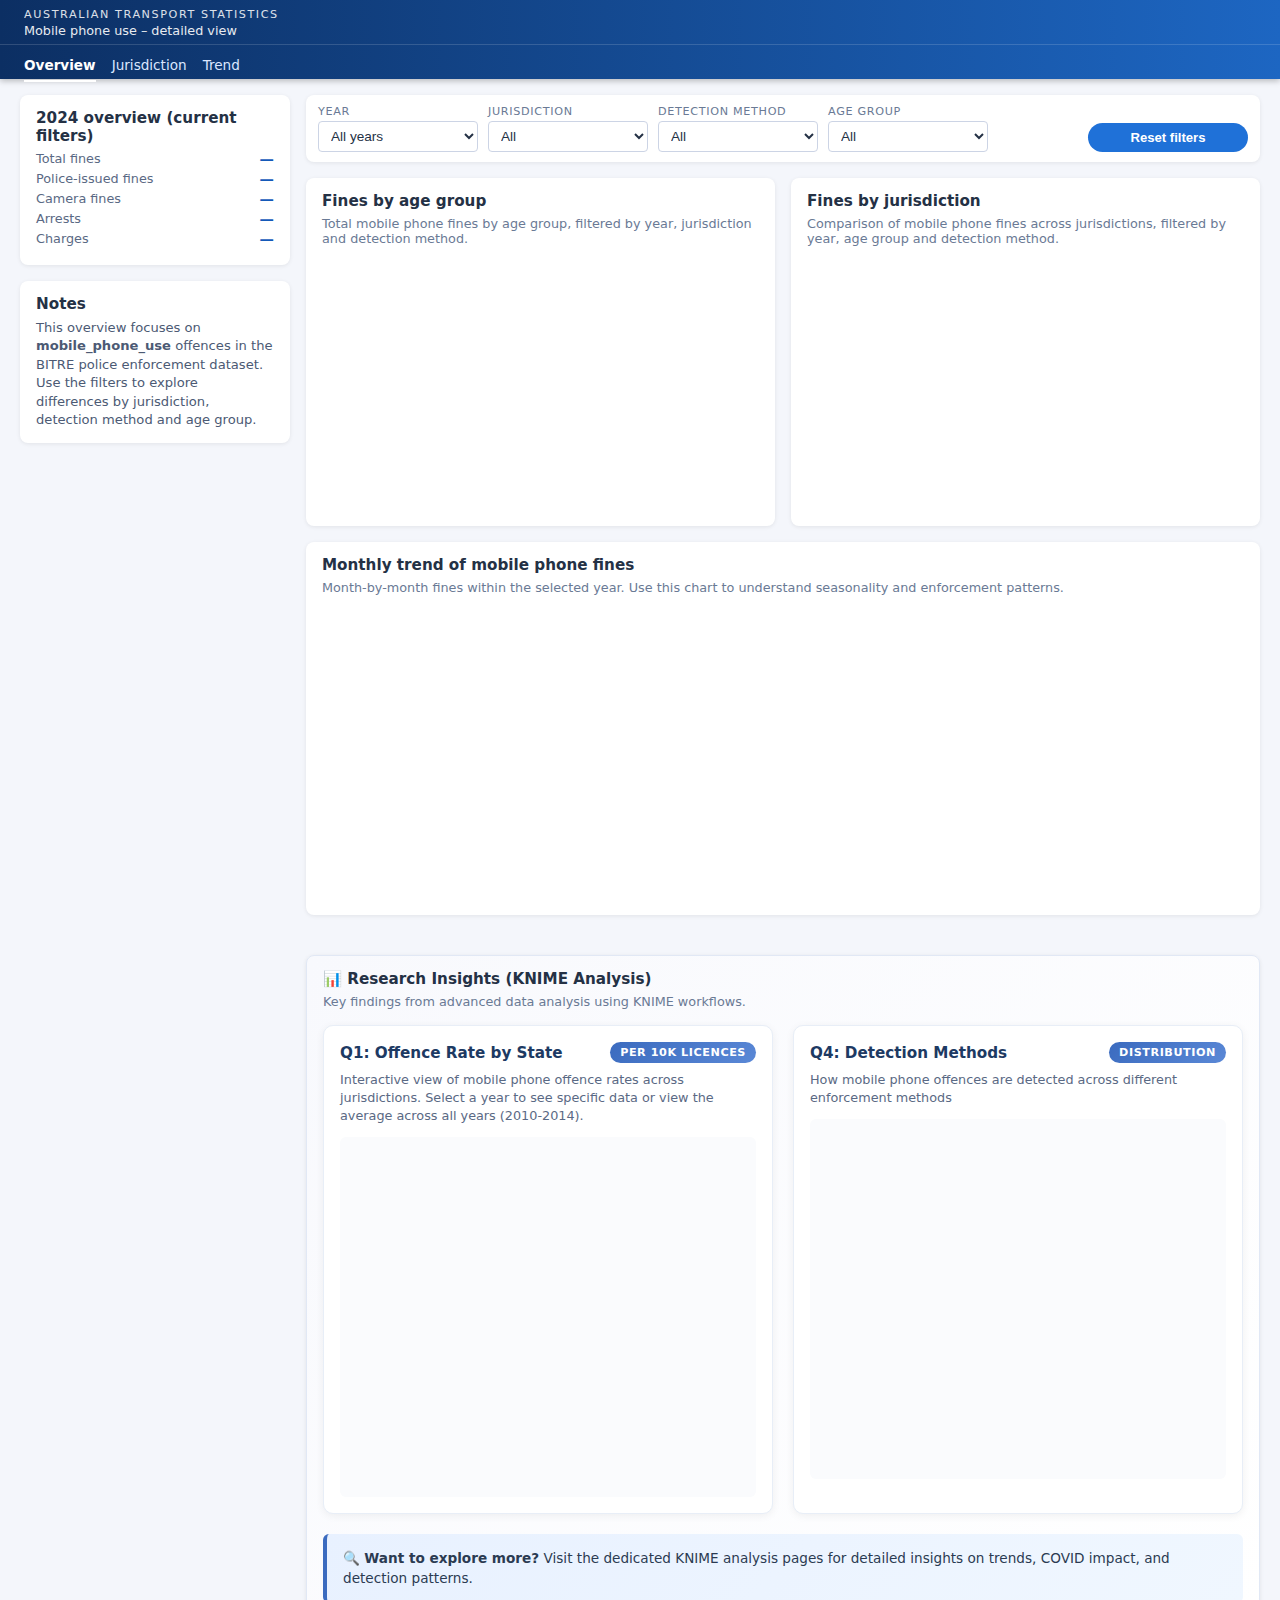
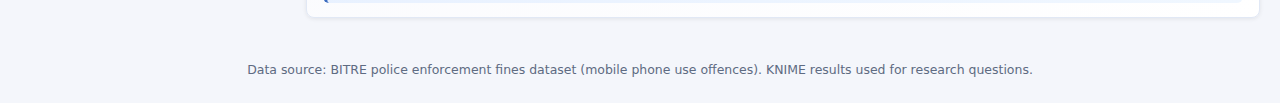
<file: index.html>
<!DOCTYPE html>
<html lang="en">
<head>
  <meta charset="UTF-8" />
  <title>Mobile Phone Use – Road Safety Enforcement Dashboard</title>
  <meta name="viewport" content="width=device-width, initial-scale=1.0" />
  <link rel="stylesheet" href="css/visual.css" />
  <script src="https://d3js.org/d3.v7.min.js"></script>
</head>

<body>
  <header class="site-header">
    <div class="site-header__top">
      <div class="site-header__brand">
        <div class="brand-line-1">AUSTRALIAN TRANSPORT STATISTICS</div>
        <div class="brand-line-2">Mobile phone use – detailed view</div>
      </div>
    </div>
    <nav class="topnav">
      <a href="index.html" class="topnav__link topnav__link--active">Overview</a>
      <a href="jurisdiction.html" class="topnav__link">Jurisdiction</a>
      <a href="trend.html" class="topnav__link">Trend</a>
    </nav>
  </header>

  <main id="overview-page" class="page page--overview">
    <section class="page-inner dashboard-grid">
      <!-- Sidebar -->
      <aside class="sidebar">
        <section class="card summary-card">
          <h2 class="card-title">2024 overview (current filters)</h2>
          <div class="summary-row">
            <span class="summary-label">Total fines</span>
            <span id="ovTotalFines" class="summary-value">—</span>
          </div>
          <div class="summary-row">
            <span class="summary-label">Police-issued fines</span>
            <span id="ovPoliceFines" class="summary-value">—</span>
          </div>
          <div class="summary-row">
            <span class="summary-label">Camera fines</span>
            <span id="ovCameraFines" class="summary-value">—</span>
          </div>
          <div class="summary-row">
            <span class="summary-label">Arrests</span>
            <span id="ovArrests" class="summary-value">—</span>
          </div>
          <div class="summary-row">
            <span class="summary-label">Charges</span>
            <span id="ovCharges" class="summary-value">—</span>
          </div>
        </section>

        <section class="card notes-card">
          <h3 class="card-title">Notes</h3>
          <p>
            This overview focuses on <strong>mobile_phone_use</strong> offences in the BITRE
            police enforcement dataset. Use the filters to explore differences by jurisdiction,
            detection method and age group.
          </p>
        </section>
      </aside>

      <!-- Main content -->
      <section class="main-column">
        <!-- Filters -->
        <section class="card filters-bar">
          <div class="filter-block">
            <label for="ovYearFilter">Year</label>
            <select id="ovYearFilter">
              <option value="All">All years</option>
            </select>
          </div>

          <div class="filter-block">
            <label for="ovStateFilter">Jurisdiction</label>
            <select id="ovStateFilter">
              <option value="All">All</option>
            </select>
          </div>

          <div class="filter-block">
            <label for="ovMethodFilter">Detection method</label>
            <select id="ovMethodFilter">
              <option value="All">All</option>
            </select>
          </div>

          <div class="filter-block">
            <label for="ovAgeFilter">Age group</label>
            <select id="ovAgeFilter">
              <option value="All">All</option>
            </select>
          </div>

          <div class="filter-block filter-block--reset">
            <button id="ovResetBtn" type="button">Reset filters</button>
          </div>
        </section>

        <!-- Existing Charts -->
        <section class="charts-grid">
          <article class="card chart-card">
            <h2 class="card-title">Fines by age group</h2>
            <p class="chart-description">
              Total mobile phone fines by age group, filtered by year, jurisdiction and detection
              method.
            </p>
            <div id="ovAgeChart" class="chart-container"></div>
          </article>

          <article class="card chart-card">
            <h2 class="card-title">Fines by jurisdiction</h2>
            <p class="chart-description">
              Comparison of mobile phone fines across jurisdictions, filtered by year, age group
              and detection method.
            </p>
            <div id="ovJurisdictionChart" class="chart-container"></div>
          </article>

          <article class="card chart-card chart-card--full">
            <h2 class="card-title">Monthly trend of mobile phone fines</h2>
            <p class="chart-description">
              Month-by-month fines within the selected year. Use this chart to understand
              seasonality and enforcement patterns.
            </p>
            <div id="ovMonthChart" class="chart-container chart-container--tall"></div>
          </article>
        </section>

        <!-- 🎯 NEW KNIME PREVIEW SECTION -->
        <section class="card knime-preview-section">
          <h2 class="card-title">📊 Research Insights (KNIME Analysis)</h2>
          <p class="chart-description">Key findings from advanced data analysis using KNIME workflows.</p>

          <div class="knime-preview-grid">
            <!-- Q1 Preview -->
            <article class="knime-preview-card">
              <div class="knime-card-header">
                <h4 class="knime-card-title">Q1: Offence Rate by State</h4>
                <span class="knime-badge">Per 10k licences</span>
              </div>
              <p class="knime-card-desc">Interactive view of mobile phone offence rates across jurisdictions. Select a year to see specific data or view the average across all years (2010-2014).</p>
              <div id="knime-q1-rate" class="chart-container knime-chart-preview"></div>
            </article>

            <!-- Q4 Preview -->
            <article class="knime-preview-card">
              <div class="knime-card-header">
                <h4 class="knime-card-title">Q4: Detection Methods</h4>
                <span class="knime-badge">Distribution</span>
              </div>
              <p class="knime-card-desc">How mobile phone offences are detected across different enforcement methods</p>
              <div id="knime-q4-pie" class="chart-container knime-chart-preview"></div>
            </article>
          </div>

          <div class="knime-cta">
            <p>🔍 <strong>Want to explore more?</strong> Visit the dedicated KNIME analysis pages for detailed insights on trends, COVID impact, and detection patterns.</p>
          </div>
        </section>

      </section>
    </section>
  </main>

  <footer class="site-footer">
    <p>Data source: BITRE police enforcement fines dataset (mobile phone use offences). KNIME results used for research questions.</p>
  </footer>

  <!-- Existing scripts -->
  <script src="js/utils.js"></script>
  <script src="js/chart_age.js"></script>
  <script src="js/chart_jurisdiction.js"></script>
  <script src="js/chart_month.js"></script>
  <script src="js/chart_trend.js"></script>
  <script src="js/main.js"></script>

  <!-- NEW KNIME UTILS - must be loaded FIRST -->
  <script src="js/utils_knime.js"></script>

  <!-- KNIME charts -->
  <script src="js/chart_q1_rate.js"></script>
  <script src="js/chart_detection.js"></script>
  <script src="js/chart_trend_knime.js"></script>
  <script src="js/chart_covid_area.js"></script>
  <script src="js/chart_heatmap_q5.js"></script>
  <script src="js/chart_scatter_knime.js"></script>

  <!-- KNIME MAIN (last!) -->
  <script src="js/main_knime.js"></script>
</body>
</html>
</file>
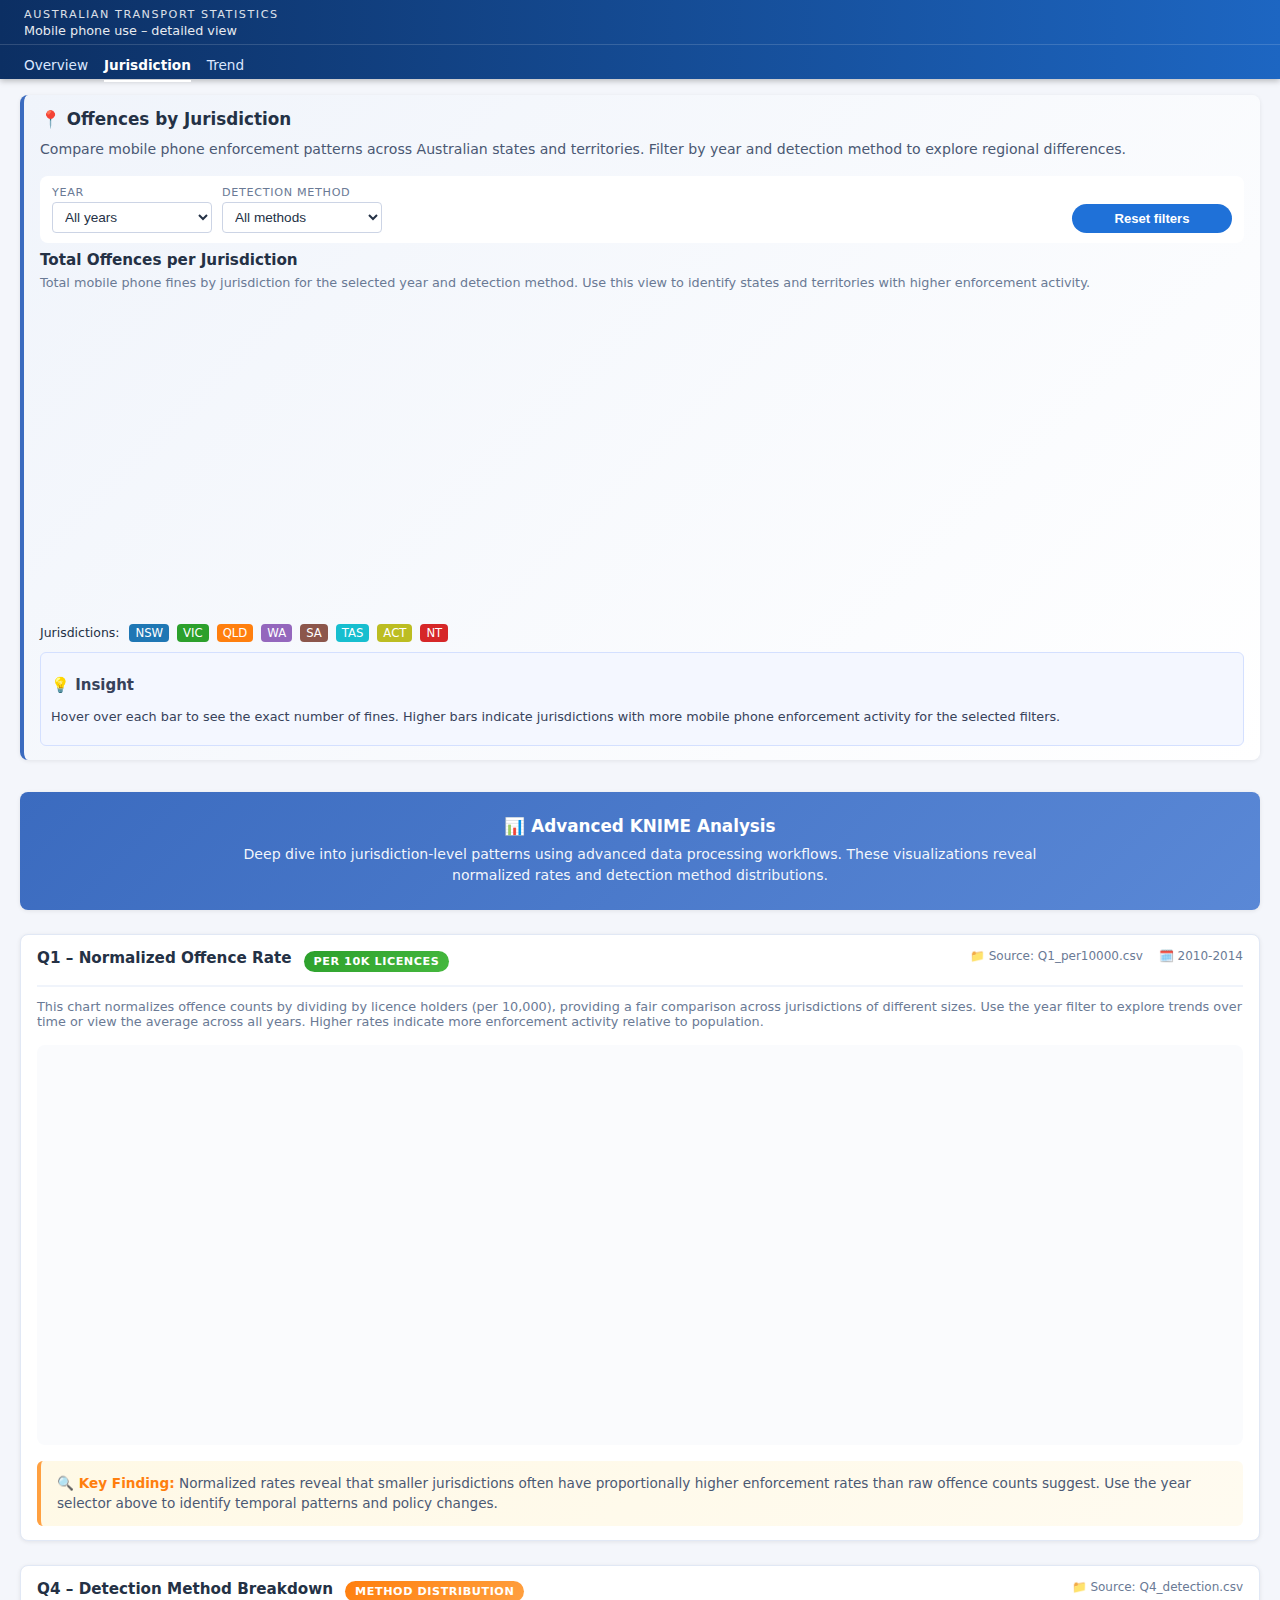
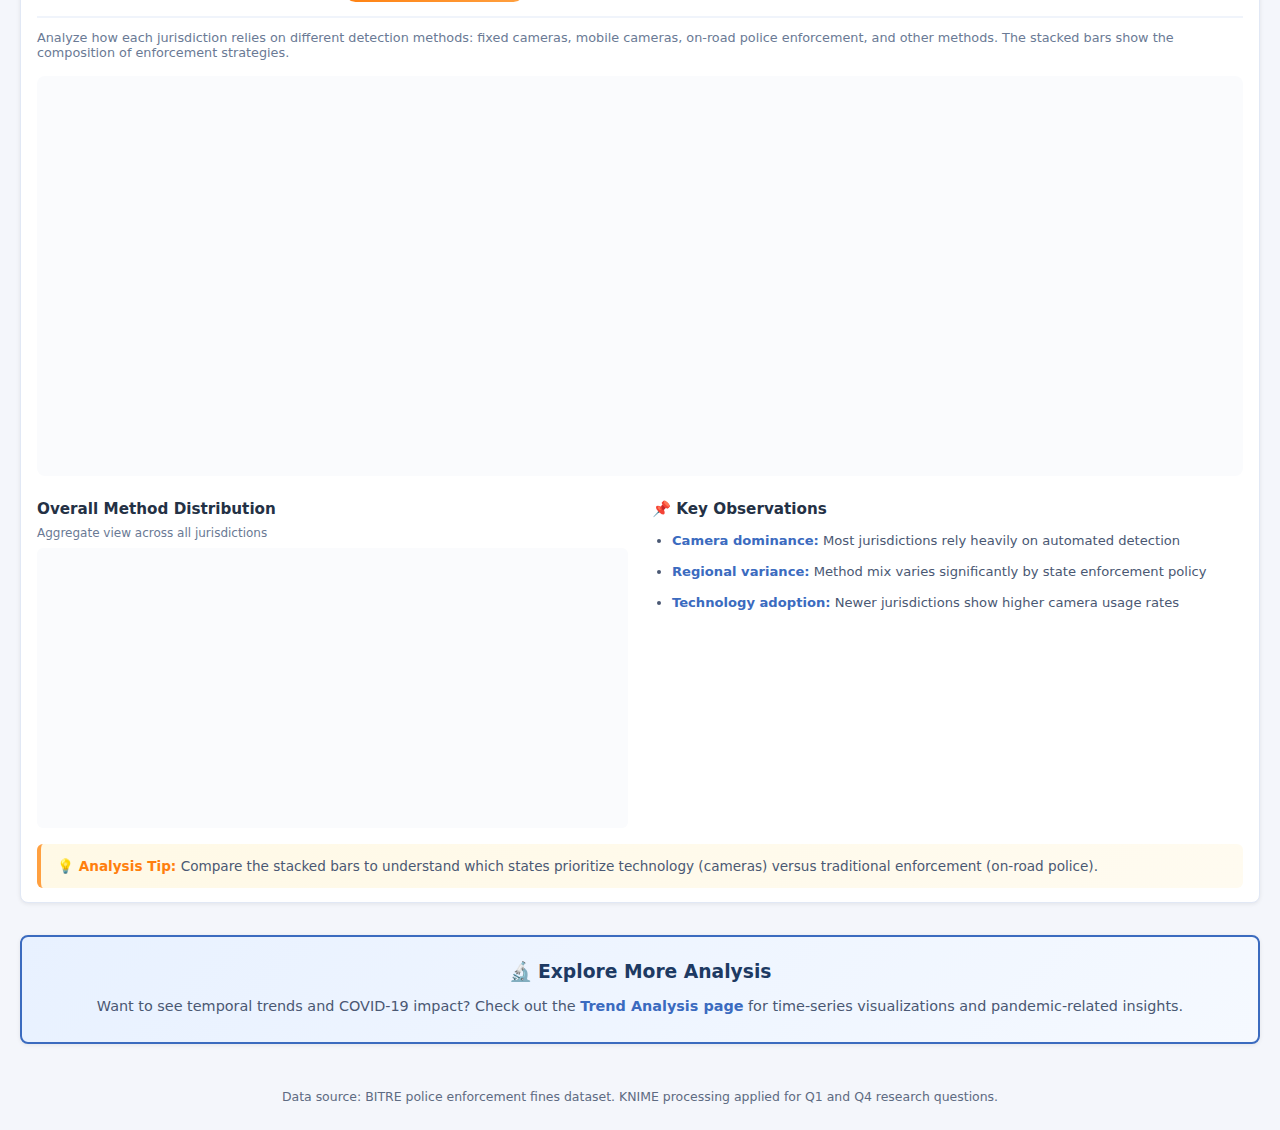
<file: jurisdiction.html>
<!DOCTYPE html>
<html lang="en">
<head>
  <meta charset="UTF-8" />
  <title>Jurisdiction Analysis – Mobile Phone Use Enforcement</title>
  <meta name="viewport" content="width=device-width, initial-scale=1.0" />
  <link rel="stylesheet" href="css/visual.css" />
  <script src="https://d3js.org/d3.v7.min.js"></script>
</head>

<body>
  <header class="site-header">
    <div class="site-header__top">
      <div class="site-header__brand">
        <div class="brand-line-1">AUSTRALIAN TRANSPORT STATISTICS</div>
        <div class="brand-line-2">Mobile phone use – detailed view</div>
      </div>
    </div>
    <nav class="topnav">
      <a href="index.html" class="topnav__link">Overview</a>
      <a href="jurisdiction.html" class="topnav__link topnav__link--active">Jurisdiction</a>
      <a href="trend.html" class="topnav__link">Trend</a>
    </nav>
  </header>

  <main id="jurisdiction-page" class="page page--jurisdiction">
    <section class="page-inner single-column">

      <!-- 🔵 ORIGINAL SECTION (Enhanced Layout) -->
      <section class="card jurisdiction-hero">
        <h1 class="section-heading">📍 Offences by Jurisdiction</h1>
        <p class="section-intro">
          Compare mobile phone enforcement patterns across Australian states and territories. 
          Filter by year and detection method to explore regional differences.
        </p>

        <!-- Filters -->
        <div class="filters-bar filters-bar--inline">
          <div class="filter-block">
            <label for="juYearFilter">Year</label>
            <select id="juYearFilter">
              <option value="All">All years</option>
            </select>
          </div>

          <div class="filter-block">
            <label for="juMethodFilter">Detection method</label>
            <select id="juMethodFilter">
              <option value="All">All methods</option>
            </select>
          </div>

          <div class="filter-block filter-block--reset">
            <button id="juResetBtn" type="button">Reset filters</button>
          </div>
        </div>

        <!-- Main chart -->
        <div class="chart-block">
          <div class="chart-block__header">
            <h2 class="card-title">Total Offences per Jurisdiction</h2>
            <p class="chart-description">
              Total mobile phone fines by jurisdiction for the selected year and detection method.
              Use this view to identify states and territories with higher enforcement activity.
            </p>
          </div>

          <div id="juJurisdictionChart" class="chart-container chart-container--wide"></div>

          <div class="legend legend--states">
            <span class="legend-label">Jurisdictions:</span>
            <span class="legend-swatch legend-nsw">NSW</span>
            <span class="legend-swatch legend-vic">VIC</span>
            <span class="legend-swatch legend-qld">QLD</span>
            <span class="legend-swatch legend-wa">WA</span>
            <span class="legend-swatch legend-sa">SA</span>
            <span class="legend-swatch legend-tas">TAS</span>
            <span class="legend-swatch legend-act">ACT</span>
            <span class="legend-swatch legend-nt">NT</span>
          </div>

          <div class="insight-panel">
            <h3>💡 Insight</h3>
            <p id="juInsightText">
              Hover over each bar to see the exact number of fines. Higher bars indicate
              jurisdictions with more mobile phone enforcement activity for the selected filters.
            </p>
          </div>
        </div>
      </section>

      <!-- 🎯 KNIME ANALYSIS SECTION -->
      <section class="card knime-analysis-header">
        <h2 class="section-heading">📊 Advanced KNIME Analysis</h2>
        <p class="section-intro">
          Deep dive into jurisdiction-level patterns using advanced data processing workflows. 
          These visualizations reveal normalized rates and detection method distributions.
        </p>
      </section>

      <!-- 🔵 Q1: Rate Per 10,000 Licences -->
      <section class="card knime-feature-card">
        <div class="knime-feature-header">
          <div>
            <h2 class="card-title">Q1 – Normalized Offence Rate</h2>
            <span class="knime-badge knime-badge--rate">Per 10k Licences</span>
          </div>
          <div class="knime-meta">
            <span class="knime-source">📁 Source: Q1_per10000.csv</span>
            <span class="knime-timeframe">🗓️ 2010-2014</span>
          </div>
        </div>
        
        <p class="chart-description">
          This chart normalizes offence counts by dividing by licence holders (per 10,000), 
          providing a fair comparison across jurisdictions of different sizes. Use the year filter 
          to explore trends over time or view the average across all years. Higher rates 
          indicate more enforcement activity relative to population.
        </p>
        
        <div id="knime-q1-rate" class="chart-container knime-chart-enhanced"></div>
        
        <div class="knime-insight">
          <strong>🔍 Key Finding:</strong> Normalized rates reveal that smaller jurisdictions 
          often have proportionally higher enforcement rates than raw offence counts suggest. 
          Use the year selector above to identify temporal patterns and policy changes.
        </div>
      </section>

      <!-- 🔵 Q4: Detection Method Analysis -->
      <section class="card knime-feature-card">
        <div class="knime-feature-header">
          <div>
            <h2 class="card-title">Q4 – Detection Method Breakdown</h2>
            <span class="knime-badge knime-badge--method">Method Distribution</span>
          </div>
          <div class="knime-meta">
            <span class="knime-source">📁 Source: Q4_detection.csv</span>
          </div>
        </div>
        
        <p class="chart-description">
          Analyze how each jurisdiction relies on different detection methods: fixed cameras, 
          mobile cameras, on-road police enforcement, and other methods. The stacked bars show 
          the composition of enforcement strategies.
        </p>
        
        <div id="knime-q4-detection" class="chart-container chart-container--wide knime-chart-enhanced"></div>

        <div class="knime-dual-charts">
          <div class="knime-chart-section">
            <h3 class="card-title">Overall Method Distribution</h3>
            <p class="chart-description mini">Aggregate view across all jurisdictions</p>
            <div id="knime-q4-pie" class="chart-container knime-chart-compact"></div>
          </div>
          
          <div class="knime-insights-section">
            <h3 class="card-title">📌 Key Observations</h3>
            <ul class="knime-observations">
              <li><strong>Camera dominance:</strong> Most jurisdictions rely heavily on automated detection</li>
              <li><strong>Regional variance:</strong> Method mix varies significantly by state enforcement policy</li>
              <li><strong>Technology adoption:</strong> Newer jurisdictions show higher camera usage rates</li>
            </ul>
          </div>
        </div>

        <div class="knime-insight">
          <strong>💡 Analysis Tip:</strong> Compare the stacked bars to understand which states 
          prioritize technology (cameras) versus traditional enforcement (on-road police).
        </div>
      </section>

      <!-- 🔗 Call to Action -->
      <section class="card knime-cta-card">
        <h3>🔬 Explore More Analysis</h3>
        <p>
          Want to see temporal trends and COVID-19 impact? Check out the 
          <a href="trend.html" class="knime-link">Trend Analysis page</a> for time-series 
          visualizations and pandemic-related insights.
        </p>
      </section>

    </section>
  </main>

  <footer class="site-footer">
    <p>Data source: BITRE police enforcement fines dataset. KNIME processing applied for Q1 and Q4 research questions.</p>
  </footer>

  <!-- ORIGINAL SCRIPTS -->
  <script src="js/utils.js"></script>
  <script src="js/chart_age.js"></script>
  <script src="js/chart_jurisdiction.js"></script>
  <script src="js/chart_month.js"></script>
  <script src="js/chart_trend.js"></script>
  <script src="js/main.js"></script>

  <!-- KNIME SCRIPTS -->
  <script src="js/utils_knime.js"></script>
  <script src="js/chart_q1_rate.js"></script>
  <script src="js/chart_detection.js"></script>
  <script src="js/main_knime.js"></script>
</body>
</html>
</file>
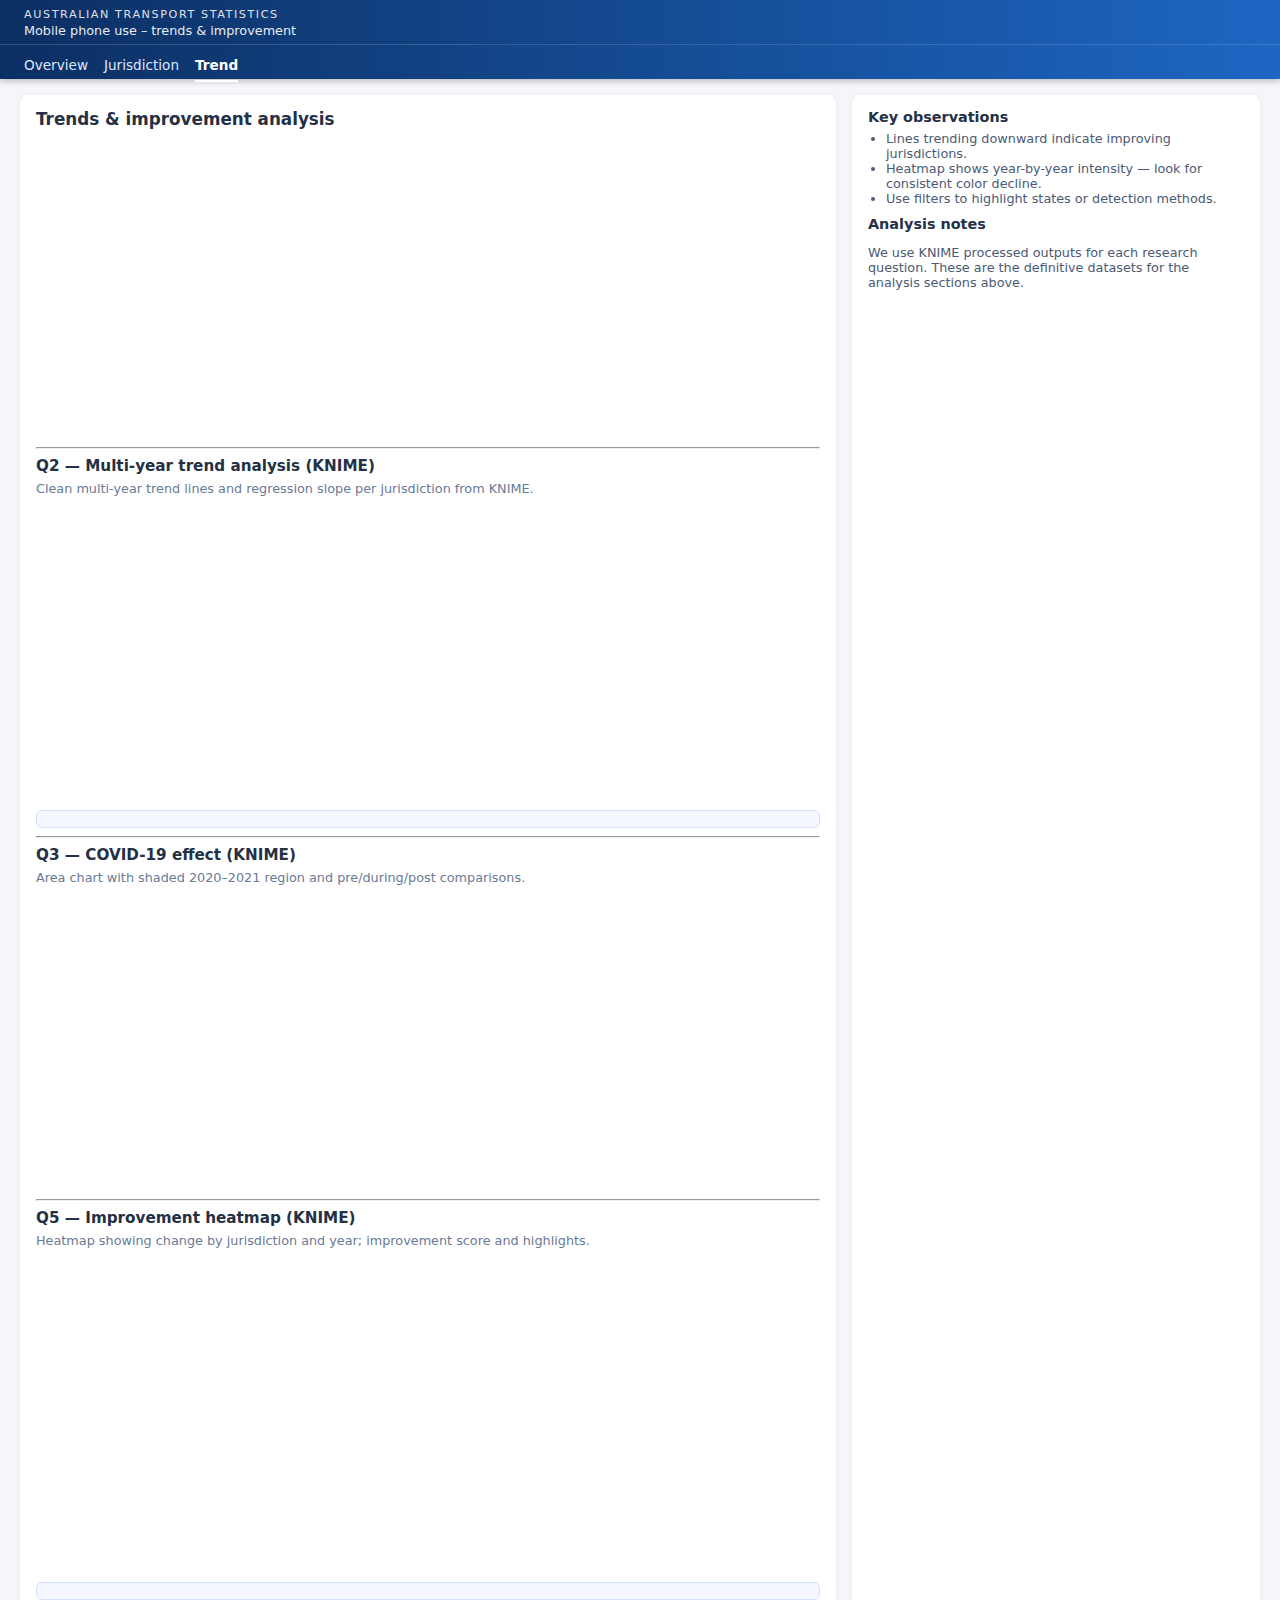
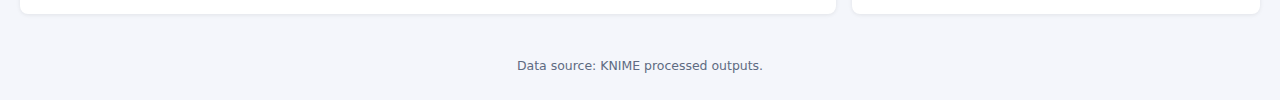
<file: trend.html>
<!DOCTYPE html>
<html lang="en">
<head>
  <meta charset="utf-8" />
  <title>Trends & Improvements</title>
  <meta name="viewport" content="width=device-width, initial-scale=1" />
  <link rel="stylesheet" href="css/visual.css" />
  <script src="https://d3js.org/d3.v7.min.js"></script>
</head>
<body>
  <header class="site-header">
    <div class="site-header__top">
      <div class="site-header__brand">
        <div class="brand-line-1">AUSTRALIAN TRANSPORT STATISTICS</div>
        <div class="brand-line-2">Mobile phone use – trends & improvement</div>
      </div>
    </div>
    <nav class="topnav">
      <a href="index.html" class="topnav__link">Overview</a>
      <a href="jurisdiction.html" class="topnav__link">Jurisdiction</a>
      <a href="trend.html" class="topnav__link topnav__link--active">Trend</a>
    </nav>
  </header>

  <main id="trend-page" class="page page--trend">
    <section class="page-inner dual-column">
      <section class="card trend-main">
        <h1 class="section-heading">Trends & improvement analysis</h1>

        <div id="existingTrend" class="chart-container chart-container--tall"></div>

        <!-- Q2: KNIME multi-year trends -->
        <hr class="section-sep"/>
        <h2 class="card-title">Q2 — Multi-year trend analysis (KNIME)</h2>
        <p class="chart-description">Clean multi-year trend lines and regression slope per jurisdiction from KNIME.</p>
        <div id="q2TrendChart" class="chart-container chart-container--tall"></div>
        <div id="q2SlopeInfo" class="insight-panel" style="margin-top:8px;"></div>

        <!-- Q3: COVID area -->
        <hr class="section-sep"/>
        <h2 class="card-title">Q3 — COVID-19 effect (KNIME)</h2>
        <p class="chart-description">Area chart with shaded 2020–2021 region and pre/during/post comparisons.</p>
        <div id="q3CovidChart" class="chart-container chart-container--tall"></div>

        <!-- Q5: Heatmap -->
        <hr class="section-sep"/>
        <h2 class="card-title">Q5 — Improvement heatmap (KNIME)</h2>
        <p class="chart-description">Heatmap showing change by jurisdiction and year; improvement score and highlights.</p>
        <div id="q5Heatmap" class="chart-container chart-container--wide"></div>
        <div id="q5Highlights" class="insight-panel" style="margin-top:8px;"></div>

      </section>

      <aside class="card trend-side">
        <h3>Key observations</h3>
        <ul id="trObservations" class="observations-list">
          <li>Lines trending downward indicate improving jurisdictions.</li>
          <li>Heatmap shows year-by-year intensity — look for consistent color decline.</li>
          <li>Use filters to highlight states or detection methods.</li>
        </ul>
        <h3>Analysis notes</h3>
        <p id="trAnalysis">We use KNIME processed outputs for each research question. These are the definitive datasets for the analysis sections above.</p>
      </aside>
    </section>
  </main>

  <footer class="site-footer">
    <p>Data source: KNIME processed outputs.</p>
  </footer>

  <script src="js/utils.js"></script>
  <script src="js/chart_trend_knime.js"></script>
  <script src="js/chart_covid_area.js"></script>
  <script src="js/chart_heatmap_q5.js"></script>
  <script src="js/chart_scatter.js"></script>
  <script type="module" src="js/main.js"></script>

</body>
</html>
</file>
<file: css/visual.css>
/* ===== Base ===== */

*,
*::before,
*::after {
  box-sizing: border-box;
}

html,
body {
  margin: 0;
  padding: 0;
  font-family: system-ui, -apple-system, BlinkMacSystemFont, "Segoe UI", sans-serif;
  background-color: #f4f6fb;
  color: #243145;
}

body {
  min-height: 100vh;
  display: flex;
  flex-direction: column;
}

/* ===== Header + Navigation ===== */

.site-header {
  background: linear-gradient(90deg, #0c2f63, #1d66c2);
  color: #ffffff;
  box-shadow: 0 2px 6px rgba(0, 0, 0, 0.25);
}

.site-header__top {
  padding: 8px 24px 6px;
}

.site-header__brand .brand-line-1 {
  font-size: 0.7rem;
  letter-spacing: 0.14em;
  text-transform: uppercase;
  opacity: 0.85;
}

.site-header__brand .brand-line-2 {
  font-size: 0.8rem;
  opacity: 0.9;
  margin-top: 2px;
}

.topnav {
  display: flex;
  gap: 16px;
  padding: 6px 24px 0;
  border-top: 1px solid rgba(255, 255, 255, 0.15);
}

.topnav__link {
  position: relative;
  padding: 6px 0;
  font-size: 0.85rem;
  color: #dbe7ff;
  text-decoration: none;
}

.topnav__link:hover {
  color: #ffffff;
}

.topnav__link--active {
  font-weight: 600;
  color: #ffffff;
}

.topnav__link--active::after {
  content: "";
  position: absolute;
  left: 0;
  right: 0;
  bottom: -3px;
  height: 2px;
  background-color: #ffffff;
}

/* ===== Layout ===== */

.page {
  flex: 1;
}

.page-inner {
  max-width: 1280px;
  margin: 0 auto;
  padding: 16px 20px 24px;
}

.dashboard-grid {
  display: grid;
  grid-template-columns: 270px minmax(0, 1fr);
  gap: 16px;
}

.single-column {
  display: block;
}

.dual-column {
  display: grid;
  grid-template-columns: minmax(0, 2.2fr) minmax(0, 1.1fr);
  gap: 16px;
}

.sidebar {
  display: flex;
  flex-direction: column;
  gap: 16px;
}

.main-column {
  display: flex;
  flex-direction: column;
  gap: 16px;
}

/* ===== Cards ===== */

.card {
  background-color: #ffffff;
  border-radius: 8px;
  padding: 14px 16px;
  box-shadow: 0 1px 4px rgba(0, 0, 0, 0.08);
}

.card-title {
  margin: 0 0 6px;
  font-size: 0.95rem;
  font-weight: 600;
}

.section-heading {
  margin: 0 0 10px;
  font-size: 1.05rem;
  font-weight: 600;
}

/* ===== Summary + Notes ===== */

.summary-card .summary-row {
  display: flex;
  justify-content: space-between;
  margin-bottom: 4px;
}

.summary-label {
  font-size: 0.8rem;
  color: #5a6984;
}

.summary-value {
  font-size: 0.9rem;
  font-weight: 600;
  color: #1459b8;
}

.notes-card p {
  margin: 0;
  font-size: 0.82rem;
  color: #4c5a74;
  line-height: 1.4;
}

/* ===== Filters ===== */

.filters-bar {
  display: flex;
  flex-wrap: wrap;
  gap: 10px;
  align-items: flex-end;
  background-color: #ffffff;
  border-radius: 8px;
  padding: 10px 12px;
}

.filters-bar--inline {
  margin-top: 4px;
}

.filter-block {
  display: flex;
  flex-direction: column;
  min-width: 160px;
}

.filter-block label {
  font-size: 0.7rem;
  text-transform: uppercase;
  letter-spacing: 0.06em;
  color: #6a7a95;
  margin-bottom: 3px;
}

.filter-block select {
  padding: 6px 8px;
  border-radius: 4px;
  border: 1px solid #ccd4e5;
  background-color: #ffffff;
  font-size: 0.85rem;
  color: #243145;
}

.filter-block--reset {
  margin-left: auto;
}

.filter-block button {
  padding: 7px 16px;
  border-radius: 999px;
  border: none;
  background-color: #1f71d8;
  color: #ffffff;
  font-size: 0.82rem;
  font-weight: 600;
  cursor: pointer;
  transition: background 0.15s ease, transform 0.1s ease;
}

.filter-block button:hover {
  background-color: #255fd0;
  transform: translateY(-1px);
}

/* ===== Charts ===== */

.charts-grid {
  display: grid;
  grid-template-columns: repeat(2, minmax(0, 1fr));
  gap: 16px;
}

.chart-card--full {
  grid-column: 1 / -1;
}

.chart-description {
  margin: 0 0 6px;
  font-size: 0.8rem;
  color: #6a7a95;
}

.chart-container {
  width: 100%;
  height: 260px;
}

.chart-container--tall {
  height: 300px;
}

.chart-container--wide {
  height: 320px;
}

/* Chart block (for jurisdiction / trend) */

.chart-block {
  margin-top: 8px;
}

.chart-block__header {
  margin-bottom: 6px;
}

/* ===== Legends & Insights ===== */

.legend {
  margin-top: 8px;
  font-size: 0.78rem;
}

.legend-label {
  margin-right: 6px;
  font-weight: 500;
}

.legend-swatch {
  display: inline-block;
  padding: 2px 6px;
  border-radius: 4px;
  margin-right: 4px;
  color: #ffffff;
  font-size: 0.73rem;
}

/* consistent colours across charts */

.legend-nsw {
  background-color: #1f77b4;
}
.legend-vic {
  background-color: #2ca02c;
}
.legend-qld {
  background-color: #ff7f0e;
}
.legend-wa {
  background-color: #9467bd;
}
.legend-sa {
  background-color: #8c564b;
}
.legend-tas {
  background-color: #17becf;
}
.legend-act {
  background-color: #bcbd22;
}
.legend-nt {
  background-color: #d62728;
}

.insight-panel {
  margin-top: 10px;
  padding: 8px 10px;
  border-radius: 6px;
  background-color: #f4f7ff;
  border: 1px solid #d4e0ff;
  font-size: 0.8rem;
  color: #37425a;
}

/* ===== Trend side panel ===== */

.trend-side h3 {
  margin-top: 0;
  margin-bottom: 6px;
  font-size: 0.9rem;
}

.observations-list {
  padding-left: 18px;
  margin-top: 0;
  margin-bottom: 10px;
  font-size: 0.8rem;
  color: #4c5a74;
}

.trend-side p {
  font-size: 0.8rem;
  color: #4c5a74;
}

/* ===== SVG / tooltip ===== */

svg {
  font-family: inherit;
}

.axis path,
.axis line {
  stroke: #ccd4e5;
  stroke-width: 1px;
}

.axis text {
  fill: #4a5873;
  font-size: 0.78rem;
}

.chart-tooltip {
  position: absolute;
  pointer-events: none;
  background-color: #ffffff;
  color: #243145;
  padding: 6px 9px;
  border-radius: 4px;
  border: 1px solid #c4d0ea;
  font-size: 0.78rem;
  box-shadow: 0 2px 6px rgba(0, 0, 0, 0.2);
  opacity: 0;
  transition: opacity 0.1s ease;
  z-index: 50;
}

/* ===== Footer ===== */

.site-footer {
  padding: 8px 20px 14px;
  font-size: 0.78rem;
  color: #5e6b82;
  text-align: center;
}

/* ===== Responsive ===== */

@media (max-width: 1100px) {
  .dashboard-grid {
    grid-template-columns: 1fr;
  }

  .dual-column {
    grid-template-columns: 1fr;
  }

  .sidebar {
    order: 2;
  }

  .main-column {
    order: 1;
  }
}

@media (max-width: 720px) {
  .filters-bar {
    flex-direction: column;
  }

  .filter-block--reset {
    margin-left: 0;
  }

  .charts-grid {
    grid-template-columns: 1fr;
  }
}

/* ======================================================= */
/* ===== KNIME PREVIEW SECTION (MODERN DESIGN) ===== */
/* ======================================================= */

.knime-preview-section {
  background: linear-gradient(135deg, #f8f9fd 0%, #ffffff 100%);
  border: 1px solid #e1e8f5;
  margin-top: 24px;
}

.knime-preview-grid {
  display: grid;
  grid-template-columns: repeat(auto-fit, minmax(380px, 1fr));
  gap: 20px;
  margin-top: 16px;
}

.knime-preview-card {
  background: #ffffff;
  border-radius: 10px;
  padding: 16px;
  box-shadow: 0 2px 8px rgba(0, 0, 0, 0.06);
  border: 1px solid #e8eef7;
  transition: transform 0.2s ease, box-shadow 0.2s ease;
}

.knime-preview-card:hover {
  transform: translateY(-2px);
  box-shadow: 0 4px 16px rgba(0, 0, 0, 0.1);
}

.knime-card-header {
  display: flex;
  justify-content: space-between;
  align-items: center;
  margin-bottom: 8px;
}

.knime-card-title {
  margin: 0;
  font-size: 0.95rem;
  font-weight: 600;
  color: #1d3a63;
}

.knime-badge {
  background: linear-gradient(135deg, #3b6bbf 0%, #5a88d6 100%);
  color: #ffffff;
  padding: 4px 10px;
  border-radius: 12px;
  font-size: 0.7rem;
  font-weight: 600;
  text-transform: uppercase;
  letter-spacing: 0.05em;
}

.knime-card-desc {
  margin: 0 0 12px;
  font-size: 0.8rem;
  color: #5a6984;
  line-height: 1.4;
}

.knime-chart-preview {
  height: 360px;
  background: #fafbfd;
  border-radius: 6px;
  padding: 8px;
}

.knime-cta {
  margin-top: 20px;
  padding: 14px 16px;
  background: linear-gradient(135deg, #e8f1ff 0%, #f0f7ff 100%);
  border-left: 4px solid #3b6bbf;
  border-radius: 6px;
}

.knime-cta p {
  margin: 0;
  font-size: 0.85rem;
  color: #2b3b52;
  line-height: 1.5;
}

/* ======================================================= */
/* ===== KNIME CHARTS ADDITIONS (Q1, Q2, Q3, Q4, Q5) ===== */
/* ======================================================= */

.knime-section h2,
.knime-section h3 {
  margin-top: 8px;
  margin-bottom: 6px;
  font-weight: 600;
  color: #1d3a63;
}

.chart-container.knime-large {
  height: 360px;
}

.chart-container.knime-heatmap {
  height: 420px;
}

.chart-container.knime-area {
  height: 350px;
}

.knime-grid {
  display: flex;
  flex-wrap: wrap;
  gap: 16px;
}

.knime-grid > div {
  flex: 1;
  min-width: 300px;
}

.knime-legend {
  margin-top: 8px;
  font-size: 0.75rem;
  color: #4a5873;
}

.covid-shade {
  fill: #ffd9b3;
  opacity: 0.35;
}

.heatmap-cell {
  stroke: #ffffff;
  stroke-width: 1px;
}

.heatmap-year-label {
  fill: #4a5873;
  font-size: 0.75rem;
}

.heatmap-state-label {
  fill: #4a5873;
  font-size: 0.75rem;
}

.knime-dot {
  stroke: #ffffff;
  stroke-width: 1px;
  r: 4px;
  fill: #2ca02c;
}

.knime-section {
  margin-top: 24px;
  margin-bottom: 32px;
}

.knime-block {
  margin-bottom: 36px;
}

.knime-block h3 {
  margin-bottom: 6px;
}

/* ====================================================================== */
/* PROFESSIONAL BLUE THEME UPGRADE FOR KNIME CHARTS (Q2 / Q3 / Q5)        */
/* ====================================================================== */

/* --- Shared chart upgrades --- */
.knime-chart svg {
  font-family: 'Segoe UI', sans-serif;
}

.knime-chart .axis path,
.knime-chart .axis line {
  stroke: #d2d9e6;
  stroke-width: 1.2px;
}

.knime-chart .axis text {
  fill: #4b5873;
  font-size: 0.78rem;
}

/* --- Trend Line (Q2) --- */
.knime-line {
  fill: none;
  stroke: #3b6bbf;
  stroke-width: 2.3px;
}

.knime-point {
  fill: #3b6bbf;
  stroke: #fff;
  stroke-width: 1.5px;
  r: 4;
  cursor: pointer;
}

.knime-point-improved {
  fill: #2ecc71 !important; /* green highlight for improvement */
  stroke: #ffffff;
  stroke-width: 1.5px;
}

/* --- COVID Area (Q3) --- */
.knime-area {
  fill: rgba(255, 145, 77, 0.28);  /* soft orange highlight */
  stroke: #ff914d;                 /* outline */
  stroke-width: 2px;
}

.knime-covid-band {
  fill: rgba(255, 190, 120, 0.35); /* pale peach for band */
}

.knime-covid-label {
  font-size: 0.83rem;
  font-weight: 600;
  fill: #b85a26;
  opacity: 0.9;
}

/* --- Heatmap (Q5) --- */
.knime-heatmap rect {
  stroke: #e8eef7;
  stroke-width: 1px;
}

.knime-heatmap text {
  font-size: 0.72rem;
  fill: #4a5160;
}

/* Heatmap colour scale (blue theme) */
.knime-heatmap-high {
  fill: #0b3d91;   /* dark navy */
}

.knime-heatmap-mid {
  fill: #4c80d0;   /* medium blue */
}

.knime-heatmap-low {
  fill: #cfe0fb;   /* very light blue */
}

/* --- Tooltip (KNIME Charts) --- */
.knime-tooltip {
  position: absolute;
  pointer-events: none;
  background-color: #ffffff;
  border: 1px solid #c9d4eb;
  border-radius: 4px;
  padding: 6px 8px;
  font-size: 0.78rem;
  color: #2b3b52;
  box-shadow: 0 2px 8px rgba(0,0,0,0.15);
  opacity: 0;
  transition: opacity 0.12s ease;
  z-index: 40;
}

/* ======================================================= */
/* ===== JURISDICTION PAGE ENHANCEMENTS ===== */
/* ======================================================= */

.jurisdiction-hero {
  background: linear-gradient(135deg, #f0f4fb 0%, #ffffff 100%);
  border-left: 4px solid #3b6bbf;
}

.section-intro {
  margin: 8px 0 16px;
  font-size: 0.88rem;
  color: #4a5873;
  line-height: 1.5;
}

.knime-analysis-header {
  background: linear-gradient(135deg, #3b6bbf 0%, #5a88d6 100%);
  color: #ffffff;
  text-align: center;
  padding: 24px 20px;
  margin-top: 32px;
  margin-bottom: 24px;
}

.knime-analysis-header .section-heading {
  color: #ffffff;
  margin-bottom: 8px;
}

.knime-analysis-header .section-intro {
  color: rgba(255, 255, 255, 0.95);
  max-width: 800px;
  margin: 0 auto;
}

.knime-feature-card {
  border: 1px solid #e1e8f5;
  margin-bottom: 24px;
  transition: box-shadow 0.3s ease;
}

.knime-feature-card:hover {
  box-shadow: 0 4px 20px rgba(59, 107, 191, 0.12);
}

.knime-feature-header {
  display: flex;
  justify-content: space-between;
  align-items: flex-start;
  flex-wrap: wrap;
  gap: 12px;
  margin-bottom: 12px;
  padding-bottom: 12px;
  border-bottom: 2px solid #f0f4fb;
}

.knime-feature-header > div:first-child {
  display: flex;
  align-items: center;
  gap: 12px;
  flex-wrap: wrap;
}

.knime-meta {
  display: flex;
  gap: 16px;
  font-size: 0.75rem;
  color: #6a7a95;
}

.knime-source,
.knime-timeframe {
  display: flex;
  align-items: center;
  gap: 4px;
}

.knime-badge--rate {
  background: linear-gradient(135deg, #2ca02c 0%, #45b83e 100%);
}

.knime-badge--method {
  background: linear-gradient(135deg, #ff7f0e 0%, #ffa040 100%);
}

.knime-chart-enhanced {
  height: 400px;
  background: #fafbfd;
  border-radius: 8px;
  padding: 12px;
  margin: 16px 0;
}

.knime-insight {
  margin-top: 16px;
  padding: 12px 16px;
  background: linear-gradient(135deg, #fff9e6 0%, #fffbf0 100%);
  border-left: 4px solid #ffa040;
  border-radius: 6px;
  font-size: 0.85rem;
  color: #4a5873;
  line-height: 1.5;
}

.knime-insight strong {
  color: #ff7f0e;
}

.knime-dual-charts {
  display: grid;
  grid-template-columns: 1fr 1fr;
  gap: 24px;
  margin-top: 24px;
}

.knime-chart-section h3,
.knime-insights-section h3 {
  margin-top: 0;
  margin-bottom: 8px;
}

.chart-description.mini {
  font-size: 0.75rem;
  margin-bottom: 8px;
}

.knime-chart-compact {
  height: 280px;
  background: #fafbfd;
  border-radius: 6px;
  padding: 8px;
}

.knime-observations {
  margin: 12px 0;
  padding-left: 20px;
  font-size: 0.82rem;
  color: #4a5873;
  line-height: 1.6;
}

.knime-observations li {
  margin-bottom: 10px;
}

.knime-observations strong {
  color: #3b6bbf;
  font-weight: 600;
}

.knime-cta-card {
  background: linear-gradient(135deg, #e8f1ff 0%, #f5f9ff 100%);
  border: 2px solid #3b6bbf;
  text-align: center;
  padding: 24px;
  margin-top: 32px;
}

.knime-cta-card h3 {
  margin-top: 0;
  margin-bottom: 12px;
  color: #1d3a63;
}

.knime-cta-card p {
  font-size: 0.9rem;
  color: #4a5873;
  line-height: 1.6;
  margin: 0;
}

.knime-link {
  color: #3b6bbf;
  font-weight: 600;
  text-decoration: none;
  border-bottom: 2px solid transparent;
  transition: border-color 0.2s ease;
}

.knime-link:hover {
  border-bottom-color: #3b6bbf;
}

/* Responsive adjustments */
@media (max-width: 900px) {
  .knime-dual-charts {
    grid-template-columns: 1fr;
  }
  
  .knime-feature-header {
    flex-direction: column;
  }
  
  .knime-meta {
    flex-direction: column;
    gap: 8px;
  }
}

/* ======================================================= */
/* ===== Q1 INTERACTIVE YEAR FILTER ===== */
/* ======================================================= */

.q1-filter-container {
  display: flex;
  align-items: center;
  gap: 10px;
  margin-bottom: 16px;
  padding: 12px 16px;
  background: linear-gradient(135deg, #f0f7ff 0%, #ffffff 100%);
  border-radius: 8px;
  border: 1px solid #d4e0ff;
}

.q1-filter-container label {
  font-size: 0.85rem;
  font-weight: 600;
  color: #3b6bbf;
  white-space: nowrap;
}

.q1-year-select {
  padding: 8px 12px;
  border-radius: 6px;
  border: 2px solid #3b6bbf;
  background-color: #ffffff;
  font-size: 0.85rem;
  color: #243145;
  font-weight: 500;
  cursor: pointer;
  transition: all 0.2s ease;
  min-width: 180px;
}

.q1-year-select:hover {
  border-color: #2a5ba8;
  box-shadow: 0 2px 8px rgba(59, 107, 191, 0.15);
}

.q1-year-select:focus {
  outline: none;
  border-color: #2a5ba8;
  box-shadow: 0 0 0 3px rgba(59, 107, 191, 0.1);
}

.q1-chart-wrapper {
  min-height: 320px;
}
</file>
